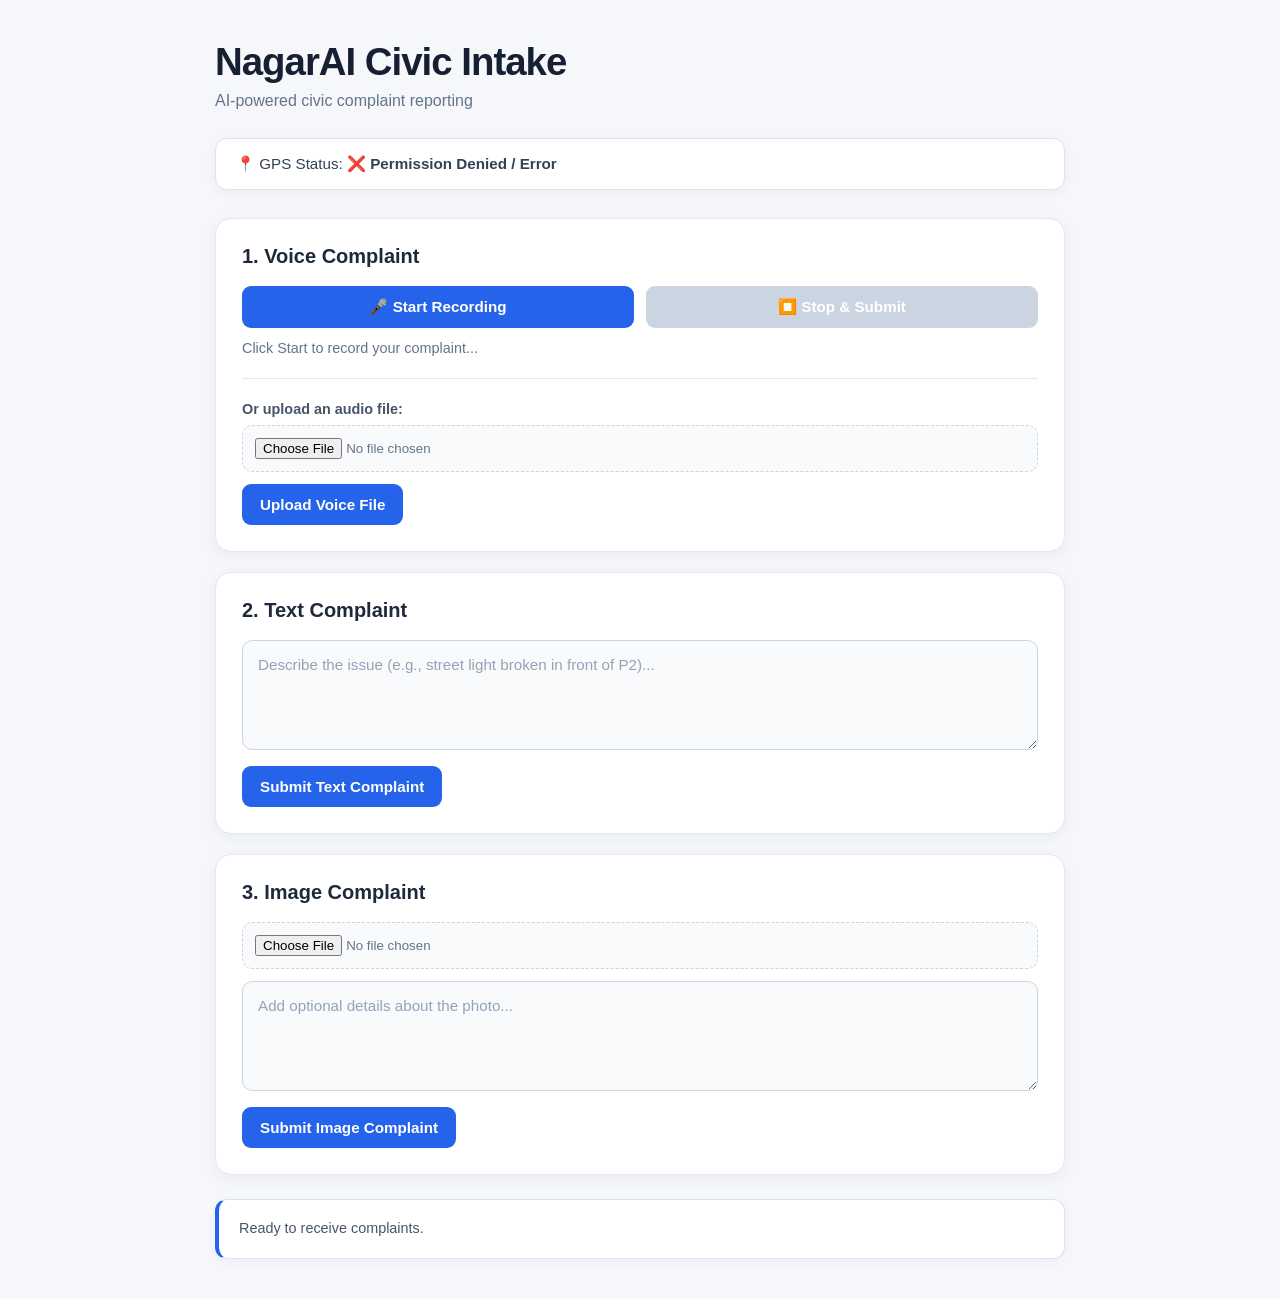
<file: frontend/index.html>
<!DOCTYPE html>
<html lang="en">
<head>
    <meta charset="UTF-8">
    <meta name="viewport" content="width=device-width, initial-scale=1.0">
    <title>NagarAI - Civic Intake</title>
    <link rel="stylesheet" href="style.css">
</head>
<body>
    <div class="container">
        <h1>NagarAI Civic Intake</h1>
        
        <!-- GPS Status Badge -->
        <div id="gpsBadge" class="gps-badge">
            📍 GPS Status: <span id="gpsText">Checking location...</span>
        </div>

        <!-- 1. Voice Complaint Section -->
        <div class="card">
            <h2>1. Voice Complaint</h2>
            
            <!-- Mic Record Option -->
            <div class="voice-controls">
                <button type="button" id="startRec">🎤 Start Recording</button>
                <button type="button" id="stopRec" disabled>⏹️ Stop & Submit</button>
            </div>
            <p id="recStatus">Click Start to record your complaint...</p>

            <hr class="divider">

            <!-- File Upload Option -->
            <form id="voiceForm">
                <label for="audioFile">Or upload an audio file:</label>
                <input type="file" id="audioFile" accept="audio/*">
                <button type="submit">Upload Voice File</button>
            </form>
        </div>

        <!-- 2. Text Complaint Section -->
        <div class="card">
            <h2>2. Text Complaint</h2>
            <form id="textForm">
                <textarea id="textInput" placeholder="Describe the issue (e.g., street light broken in front of P2)..." required></textarea>
                <button type="submit">Submit Text Complaint</button>
            </form>
        </div>

        <!-- 3. Image Complaint Section -->
        <div class="card">
            <h2>3. Image Complaint</h2>
            <form id="imageForm">
                <input type="file" id="imageFile" accept="image/*" required>
                <textarea id="imageCaption" placeholder="Add optional details about the photo..."></textarea>
                <button type="submit">Submit Image Complaint</button>
            </form>
        </div>

        <!-- Submission Status Output -->
        <div id="status" class="status-box">Ready to receive complaints.</div>
    </div>

    <script src="script.js"></script>
</body>
</html>
</file>
<file: frontend/style.css>
/* ================================
   NagarAI — Civic Intake UI
   ================================ */

* {
    box-sizing: border-box;
    margin: 0;
    padding: 0;
}

body {
    font-family: Inter, -apple-system, BlinkMacSystemFont, "Segoe UI", Arial, sans-serif;
    min-height: 100vh;
    background: #f5f7fb;
    color: #172033;
    padding: 40px 20px;
}

/* Main container */

.container {
    width: 100%;
    max-width: 850px;
    margin: 0 auto;
}

/* Header */

h1 {
    font-size: 2.4rem;
    font-weight: 750;
    letter-spacing: -1px;
    margin-bottom: 8px;
}

h1::after {
    content: "AI-powered civic complaint reporting";
    display: block;
    font-size: 1rem;
    font-weight: 400;
    letter-spacing: 0;
    color: #64748b;
    margin-top: 8px;
}

/* GPS */

.gps-badge {
    margin: 28px 0;
    padding: 16px 20px;
    background: #ffffff;
    border: 1px solid #dbe3ef;
    border-radius: 12px;
    color: #334155;
    font-size: 0.95rem;
    box-shadow: 0 3px 12px rgba(15, 23, 42, 0.05);
}

.gps-badge span {
    font-weight: 600;
}

/* Cards */

.card {
    background: #ffffff;
    padding: 26px;
    margin-bottom: 20px;
    border: 1px solid #e2e8f0;
    border-radius: 16px;
    box-shadow: 0 4px 16px rgba(15, 23, 42, 0.05);
    transition: transform 0.2s ease, box-shadow 0.2s ease;
}

.card:hover {
    transform: translateY(-2px);
    box-shadow: 0 8px 24px rgba(15, 23, 42, 0.08);
}

.card h2 {
    font-size: 1.25rem;
    margin-bottom: 18px;
    color: #1e293b;
}

/* Voice controls */

.voice-controls {
    display: flex;
    gap: 12px;
    margin-bottom: 12px;
    flex-wrap: wrap;
}

.voice-controls button {
    flex: 1;
    min-width: 180px;
}

/* Buttons */

button {
    background: #2563eb;
    color: #ffffff;
    border: none;
    padding: 12px 18px;
    border-radius: 9px;
    font-size: 0.95rem;
    font-weight: 600;
    cursor: pointer;
    transition: all 0.2s ease;
}

button:hover {
    background: #1d4ed8;
    transform: translateY(-1px);
}

button:active {
    transform: translateY(0);
}

button:disabled {
    background: #cbd5e1;
    cursor: not-allowed;
    transform: none;
}

/* Recording status */

#recStatus {
    color: #64748b;
    font-size: 0.9rem;
    margin-top: 8px;
}

/* Divider */

.divider {
    border: none;
    border-top: 1px solid #e2e8f0;
    margin: 22px 0;
}

/* Labels */

label {
    display: block;
    margin-bottom: 8px;
    font-size: 0.9rem;
    font-weight: 600;
    color: #475569;
}

/* Text areas */

textarea {
    width: 100%;
    min-height: 110px;
    resize: vertical;
    padding: 13px 15px;
    margin-bottom: 12px;
    border: 1px solid #cbd5e1;
    border-radius: 10px;
    background: #f8fafc;
    color: #1e293b;
    font-family: inherit;
    font-size: 0.95rem;
    line-height: 1.5;
    outline: none;
    transition: border-color 0.2s ease, box-shadow 0.2s ease;
}

textarea:focus {
    border-color: #2563eb;
    box-shadow: 0 0 0 3px rgba(37, 99, 235, 0.12);
    background: #ffffff;
}

textarea::placeholder {
    color: #94a3b8;
}

/* File inputs */

input[type="file"] {
    width: 100%;
    padding: 12px;
    margin-bottom: 12px;
    border: 1px dashed #cbd5e1;
    border-radius: 10px;
    background: #f8fafc;
    color: #64748b;
    cursor: pointer;
}

input[type="file"]:hover {
    border-color: #2563eb;
    background: #f1f5ff;
}

/* Status */

.status-box {
    margin-top: 24px;
    padding: 18px 20px;
    background: #ffffff;
    border: 1px solid #dbe3ef;
    border-left: 4px solid #2563eb;
    border-radius: 12px;
    color: #475569;
    white-space: pre-wrap;
    line-height: 1.5;
    font-size: 0.9rem;
    box-shadow: 0 3px 12px rgba(15, 23, 42, 0.04);
}

/* Mobile */

@media (max-width: 600px) {

    body {
        padding: 24px 14px;
    }

    h1 {
        font-size: 1.9rem;
    }

    .card {
        padding: 20px;
    }

    .voice-controls {
        flex-direction: column;
    }

    .voice-controls button {
        width: 100%;
    }

    button {
        width: 100%;
    }
}
</file>
